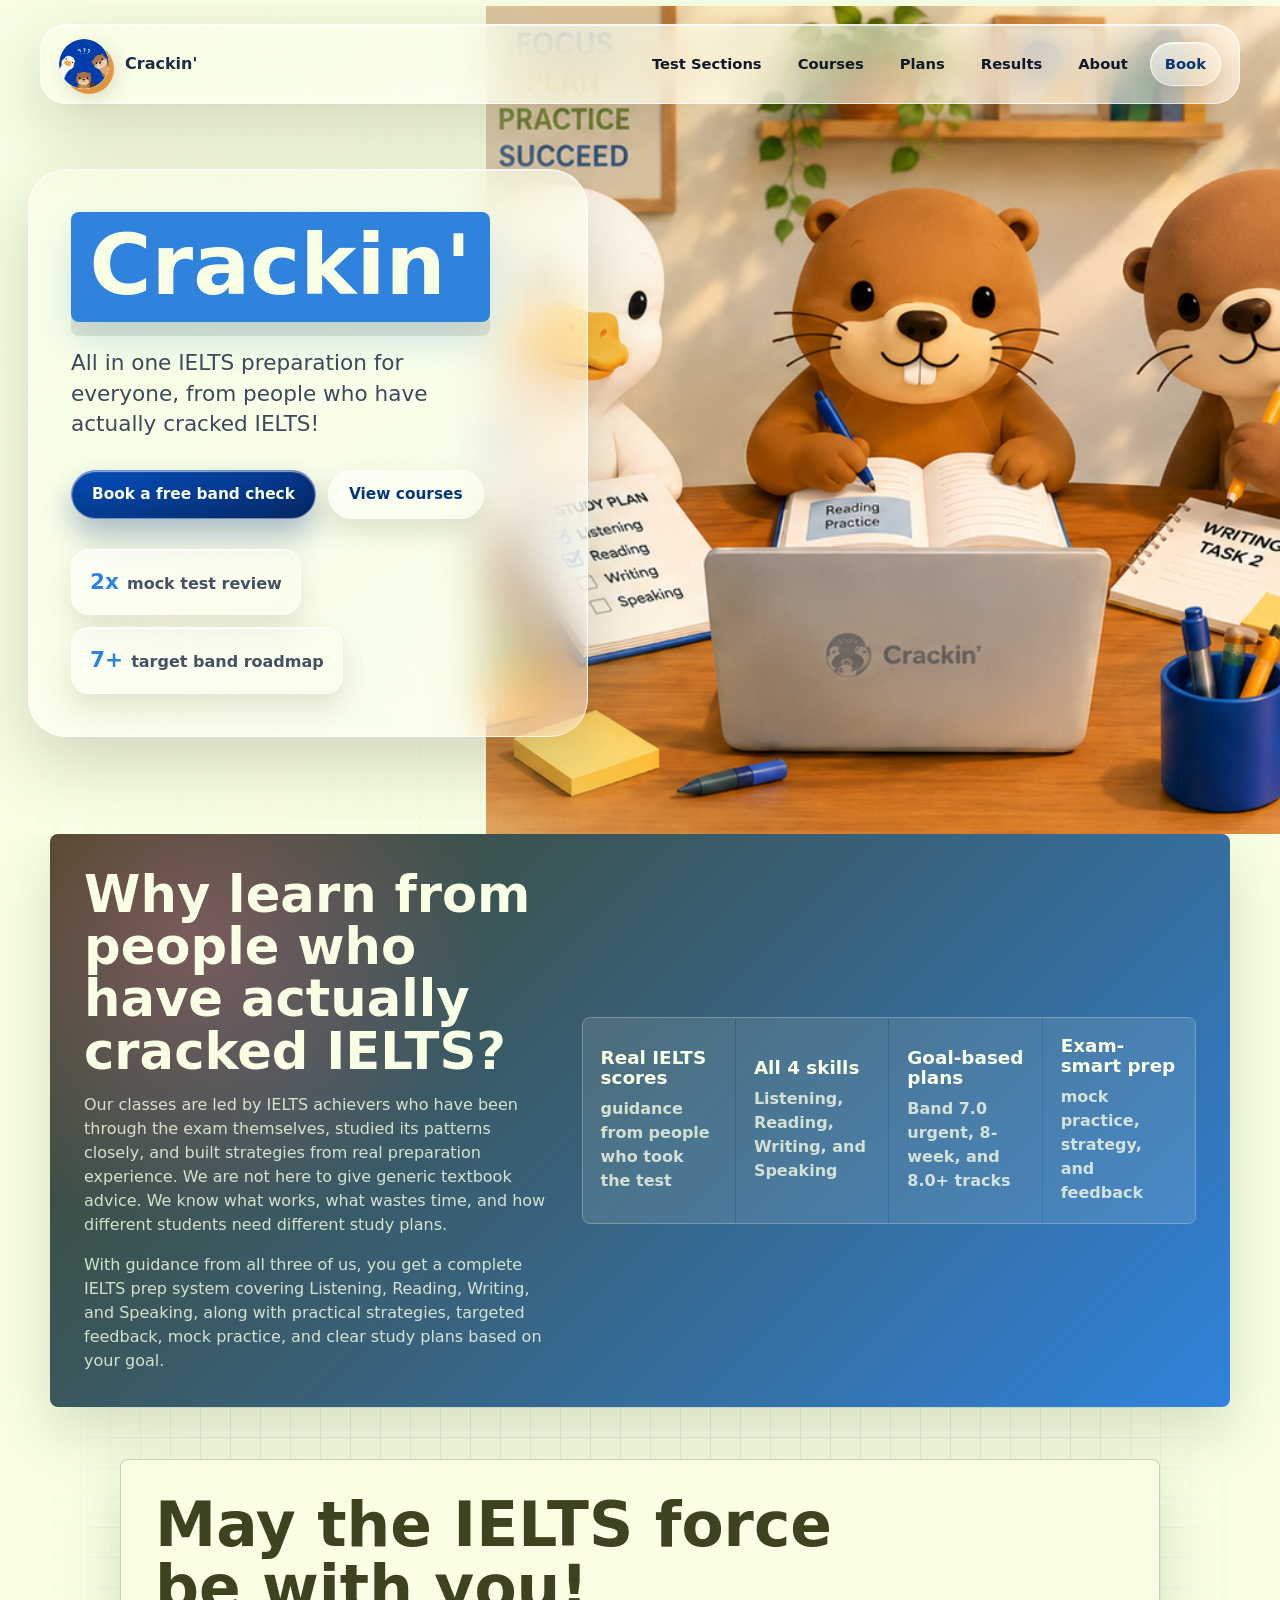
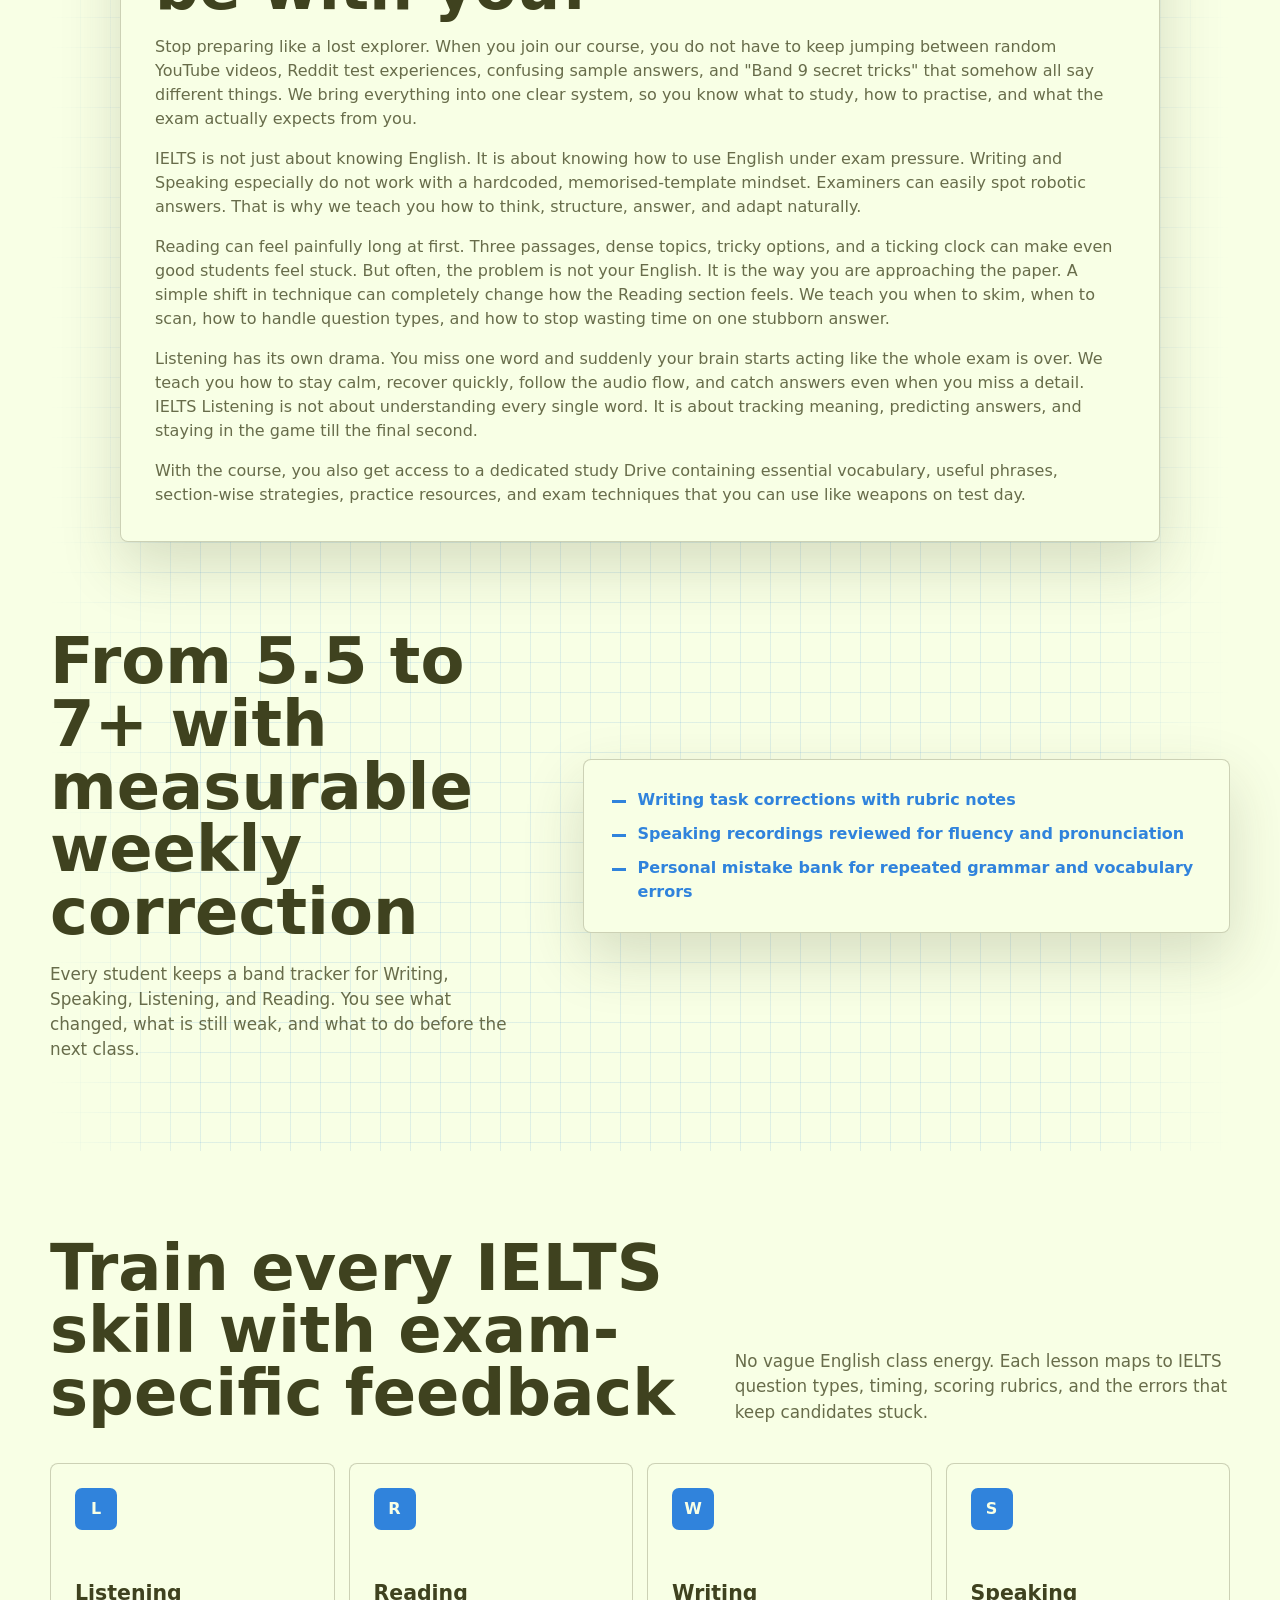
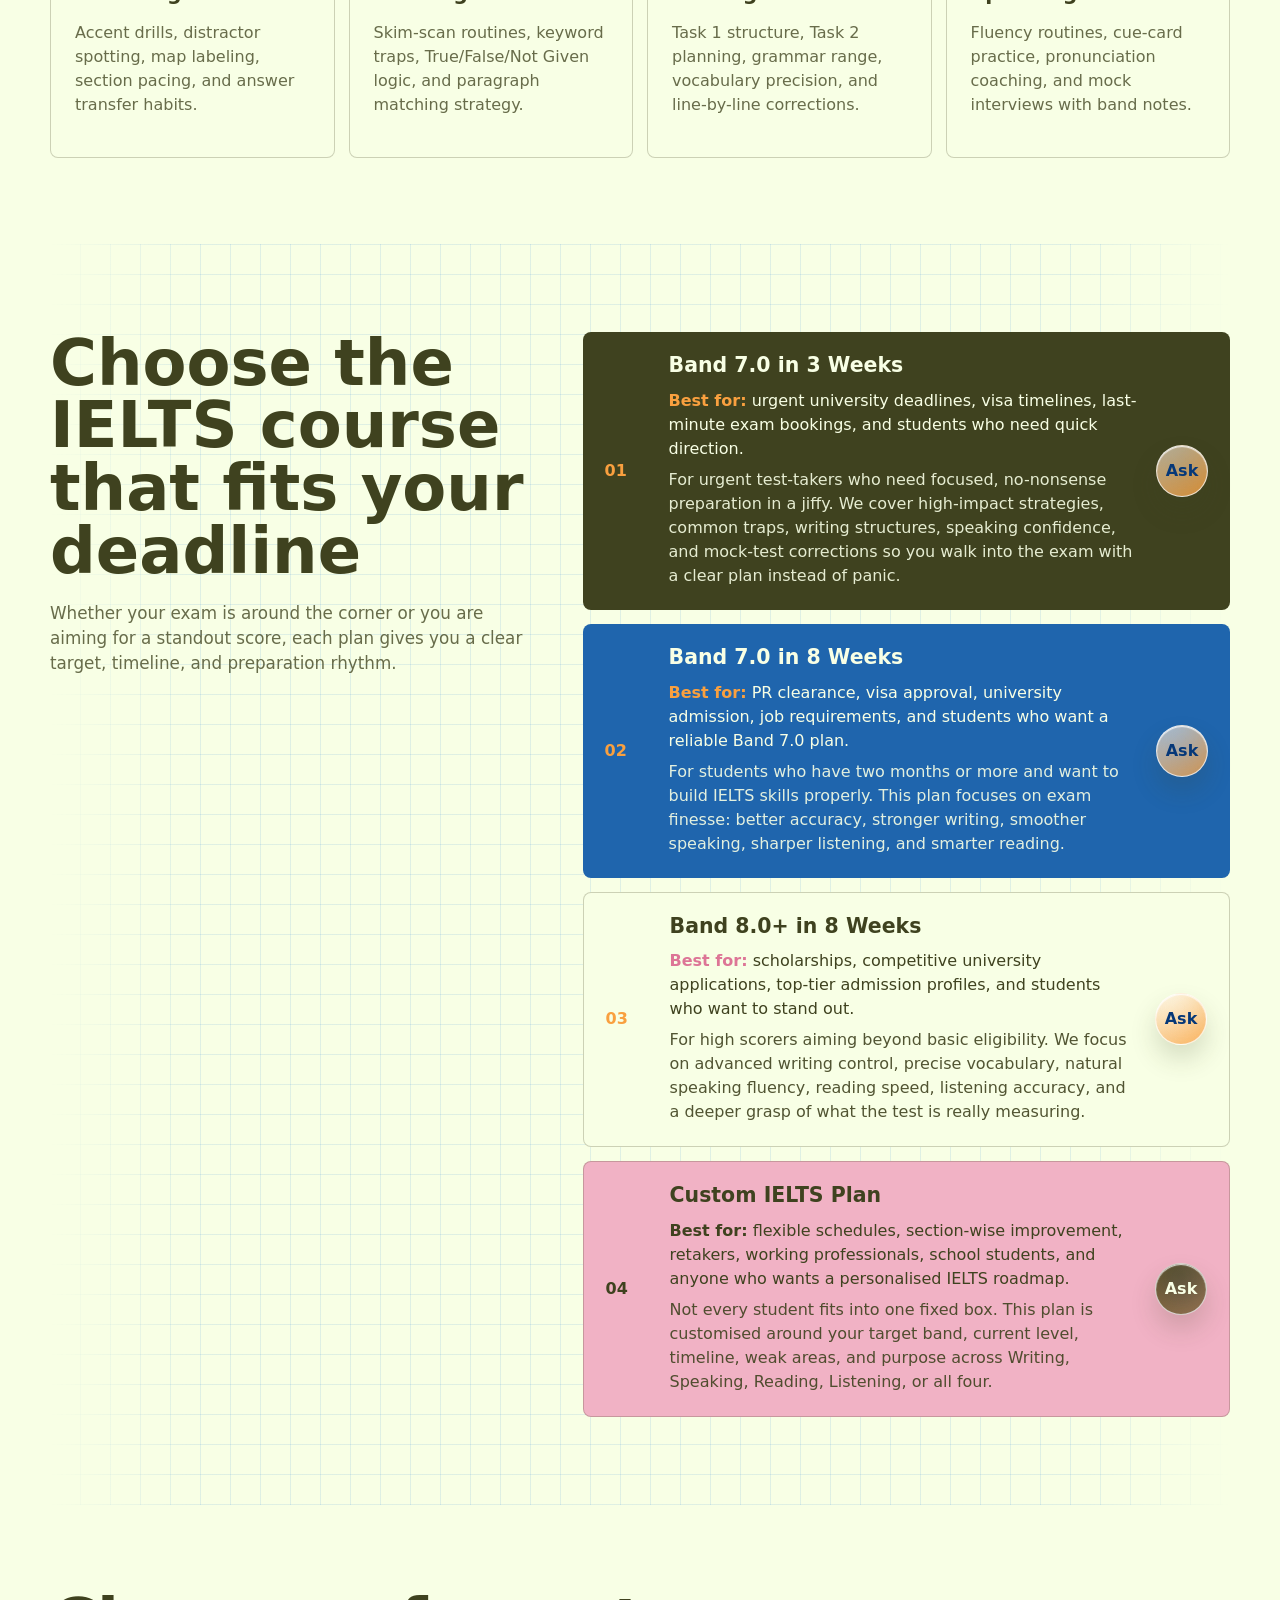
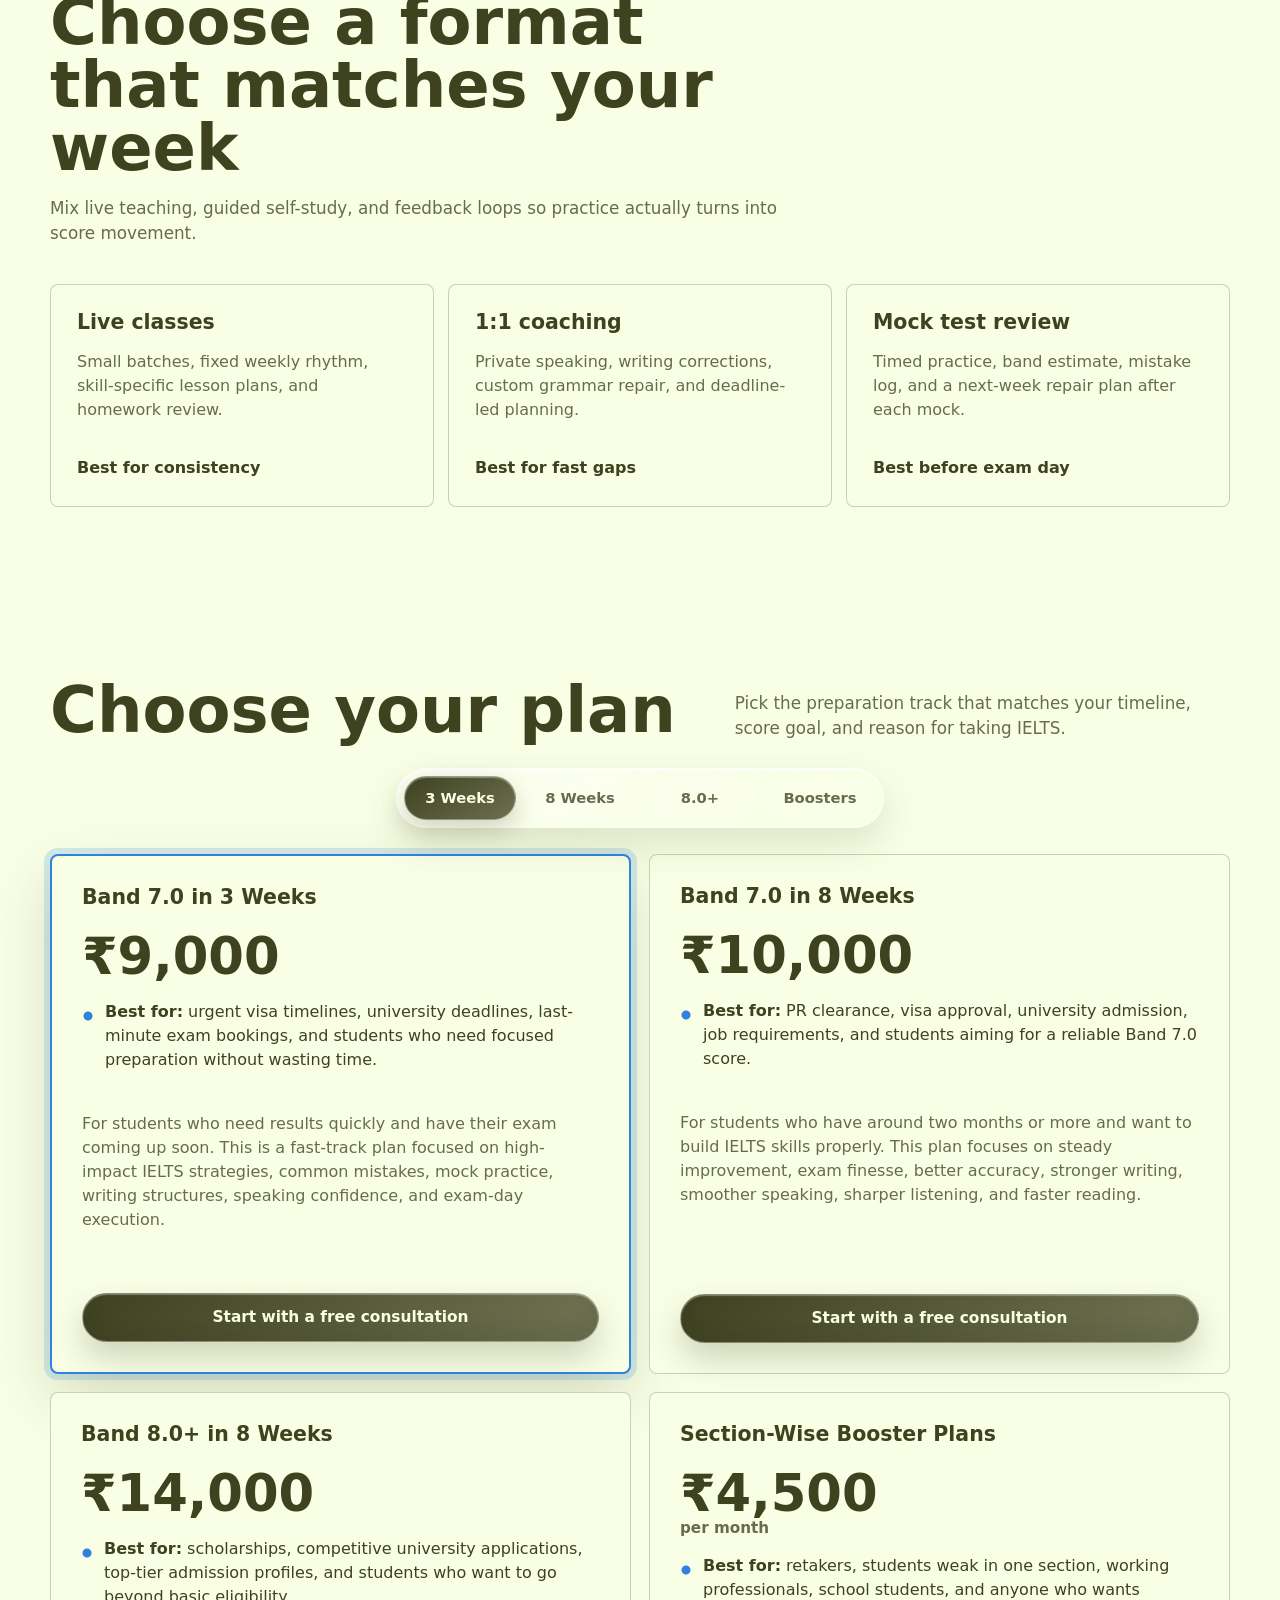
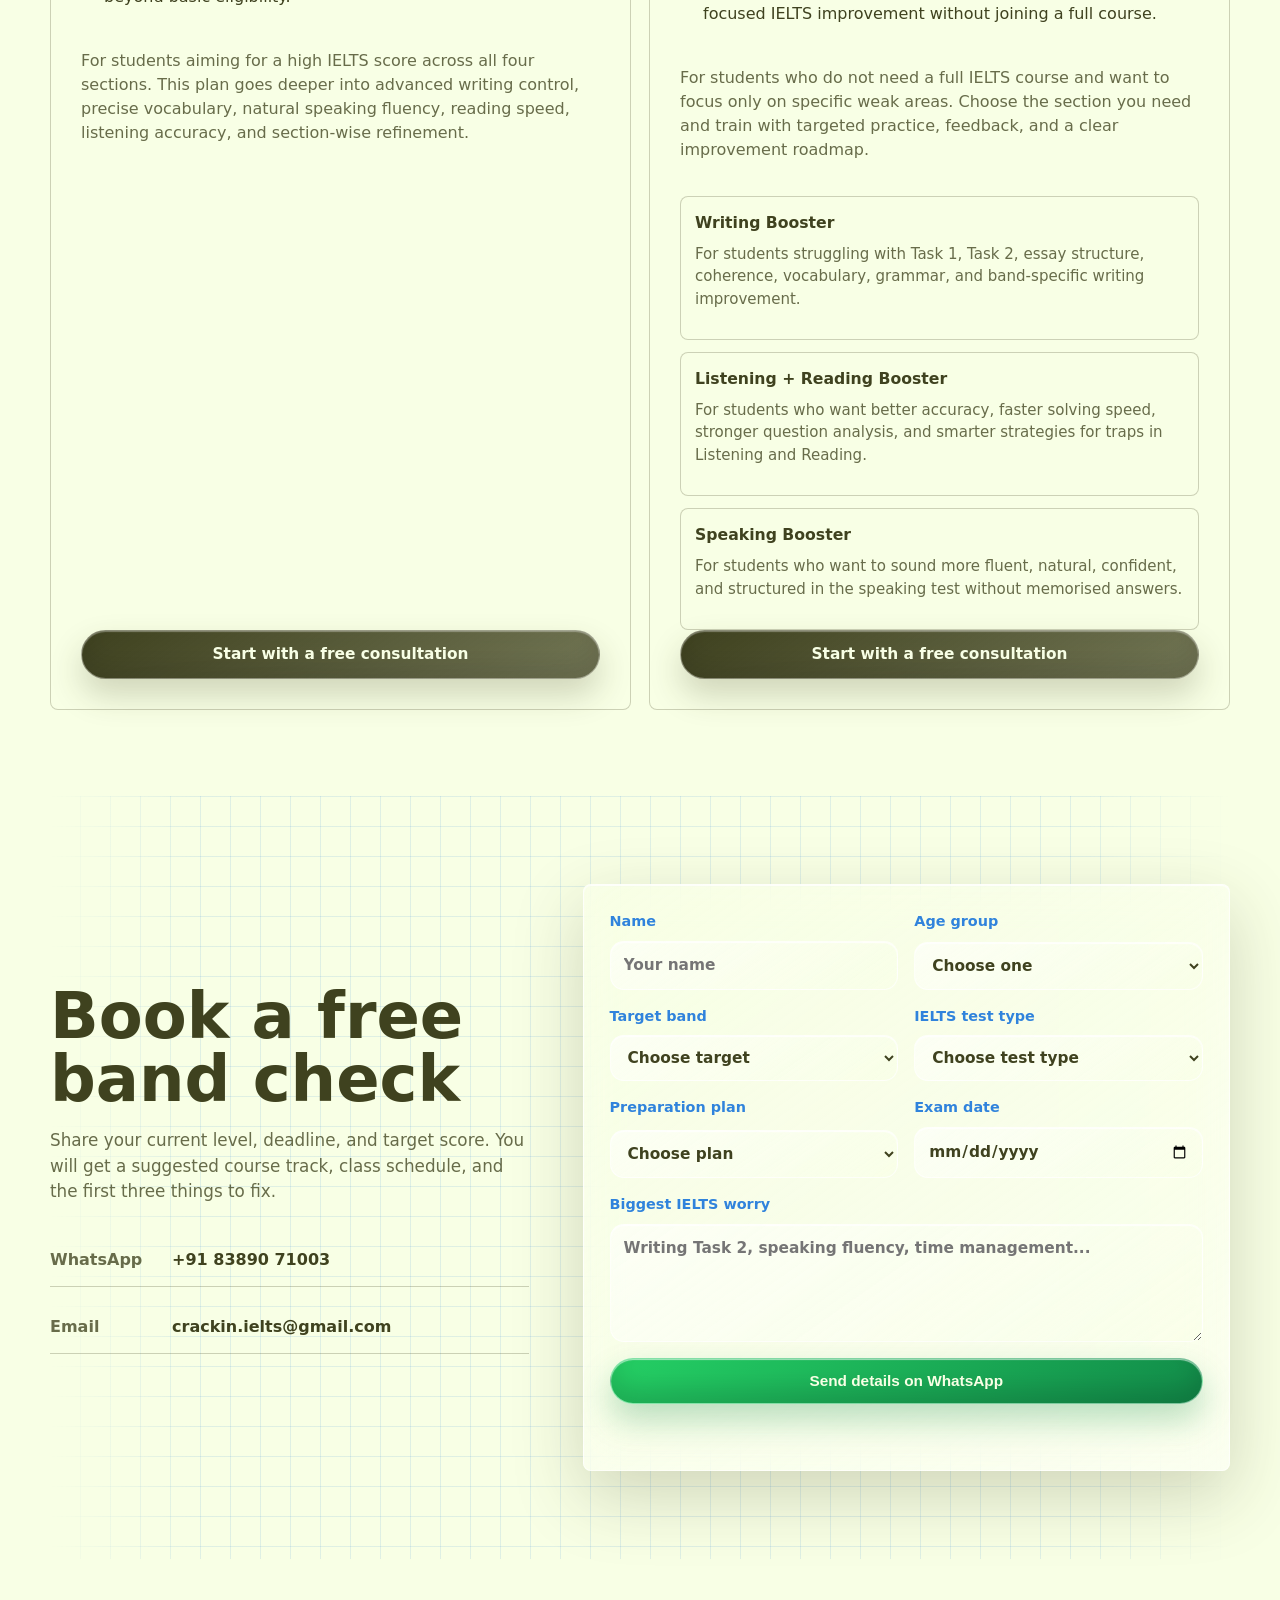
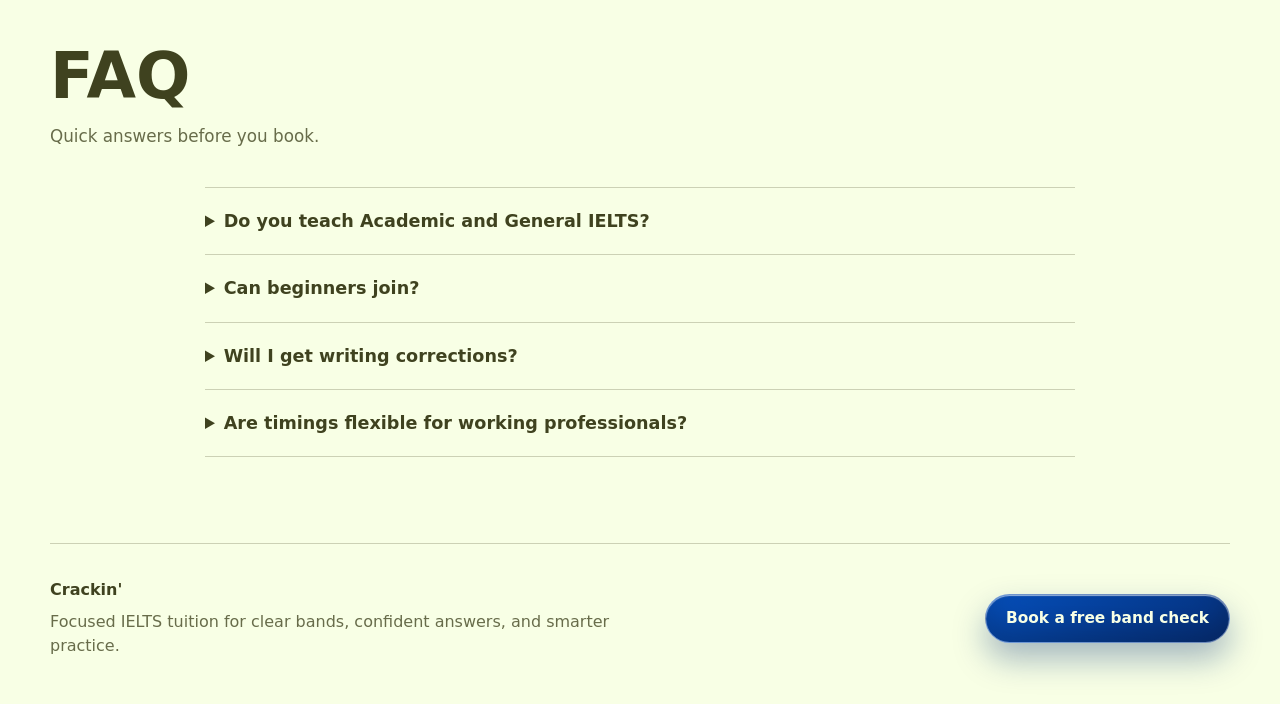
<file: index.html>
<!DOCTYPE html>
<html lang="en">
  <head>
    <meta charset="UTF-8" />
    <meta name="viewport" content="width=device-width, initial-scale=1.0" />
    <title>Crackin' | IELTS Preparation</title>
    <meta
      name="description"
      content="Crackin' offers all-in-one IELTS preparation, mock test reviews, live classes, and 1:1 coaching for students and professionals."
    />
    <link rel="icon" type="image/png" href="assets/favicon.png" />
    <link rel="preload" href="assets/hero-scene-final.png" as="image" />
    <link rel="stylesheet" href="styles.css" />
  </head>
  <body>
    <header class="site-header" data-header>
      <a class="brand" href="index.html#top" aria-label="Crackin' home">
        <span class="brand-mark"><img src="assets/logo.png" alt="" aria-hidden="true" /></span>
        <span>Crackin'</span>
      </a>
      <button class="nav-toggle" type="button" aria-expanded="false" aria-controls="site-nav">
        <span></span>
        <span></span>
        <span></span>
      </button>
      <nav class="site-nav" id="site-nav">
        <a href="index.html#test-sections">Test Sections</a>
        <a href="index.html#paths">Courses</a>
        <a href="index.html#plans">Plans</a>
        <a href="index.html#results">Results</a>
        <a href="about.html">About</a>
        <a href="index.html#consult">Book</a>
      </nav>
    </header>

    <main id="top">
      <section class="hero section-band">
        <div class="hero-copy">
          <h1>Crackin'</h1>
          <p>All in one IELTS preparation for everyone, from people who have actually cracked IELTS!</p>
          <div class="hero-actions">
            <a class="button primary" href="#consult">Book a free band check</a>
            <a class="button secondary" href="#paths">View courses</a>
          </div>
          <div class="score-strip" aria-label="Key programme outcomes">
            <span><strong>2x</strong> mock test review</span>
            <span><strong>7+</strong> target band roadmap</span>
          </div>
        </div>
        <div class="hero-media" aria-label="IELTS coaching session">
          <img src="assets/hero-scene-final.png" alt="Illustrated IELTS study table with Crackin' study materials" />
        </div>
      </section>

      <section class="tutors">
        <div>
          <h2>Why learn from people who have actually cracked IELTS?</h2>
          <p>
            Our classes are led by IELTS achievers who have been through the exam themselves,
            studied its patterns closely, and built strategies from real preparation experience.
            We are not here to give generic textbook advice. We know what works, what wastes time,
            and how different students need different study plans.
          </p>
          <p>
            With guidance from all three of us, you get a complete IELTS prep system covering
            Listening, Reading, Writing, and Speaking, along with practical strategies, targeted
            feedback, mock practice, and clear study plans based on your goal.
          </p>
        </div>
        <div class="tutor-stats" aria-label="Tutor credibility">
          <span><strong>Real IELTS scores</strong>guidance from people who took the test</span>
          <span><strong>All 4 skills</strong>Listening, Reading, Writing, and Speaking</span>
          <span><strong>Goal-based plans</strong>Band 7.0 urgent, 8-week, and 8.0+ tracks</span>
          <span><strong>Exam-smart prep</strong>mock practice, strategy, and feedback</span>
        </div>
      </section>

      <section class="force-section section-band" id="force">
        <div class="force-panel">
          <h2>May the IELTS force be with you!</h2>
          <p>
            Stop preparing like a lost explorer. When you join our course, you do not have to keep jumping between random YouTube videos, Reddit test experiences, confusing sample answers, and "Band 9 secret tricks" that somehow all say different things. We bring everything into one clear system, so you know what to study, how to practise, and what the exam actually expects from you.
          </p>
          <p>
            IELTS is not just about knowing English. It is about knowing how to use English under exam pressure. Writing and Speaking especially do not work with a hardcoded, memorised-template mindset. Examiners can easily spot robotic answers. That is why we teach you how to think, structure, answer, and adapt naturally.
          </p>
          <p>
            Reading can feel painfully long at first. Three passages, dense topics, tricky options, and a ticking clock can make even good students feel stuck. But often, the problem is not your English. It is the way you are approaching the paper. A simple shift in technique can completely change how the Reading section feels. We teach you when to skim, when to scan, how to handle question types, and how to stop wasting time on one stubborn answer.
          </p>
          <p>
            Listening has its own drama. You miss one word and suddenly your brain starts acting like the whole exam is over. We teach you how to stay calm, recover quickly, follow the audio flow, and catch answers even when you miss a detail. IELTS Listening is not about understanding every single word. It is about tracking meaning, predicting answers, and staying in the game till the final second.
          </p>
          <p>
            With the course, you also get access to a dedicated study Drive containing essential vocabulary, useful phrases, section-wise strategies, practice resources, and exam techniques that you can use like weapons on test day.
          </p>
        </div>
      </section>

      <div class="mobile-results-image" aria-hidden="true">
        <img src="assets/hero-scene-final.png" alt="" />
      </div>

      <section class="results results-summary section-band" id="results">
        <div class="results-copy">
          <h2>From 5.5 to 7+ with measurable weekly correction</h2>
          <p>
            Every student keeps a band tracker for Writing, Speaking, Listening, and Reading.
            You see what changed, what is still weak, and what to do before the next class.
          </p>
        </div>
        <div class="proof-list proof-card">
          <span>Writing task corrections with rubric notes</span>
          <span>Speaking recordings reviewed for fluency and pronunciation</span>
          <span>Personal mistake bank for repeated grammar and vocabulary errors</span>
        </div>
      </section>

      <section class="skill-overview" id="test-sections">
        <div class="section-heading">
          <h2>Train every IELTS skill with exam-specific feedback</h2>
          <p>No vague English class energy. Each lesson maps to IELTS question types, timing, scoring rubrics, and the errors that keep candidates stuck.</p>
        </div>
        <div class="skills-grid">
          <article class="skill-card">
            <span class="skill-icon">L</span>
            <h3>Listening</h3>
            <p>Accent drills, distractor spotting, map labeling, section pacing, and answer transfer habits.</p>
          </article>
          <article class="skill-card">
            <span class="skill-icon">R</span>
            <h3>Reading</h3>
            <p>Skim-scan routines, keyword traps, True/False/Not Given logic, and paragraph matching strategy.</p>
          </article>
          <article class="skill-card">
            <span class="skill-icon">W</span>
            <h3>Writing</h3>
            <p>Task 1 structure, Task 2 planning, grammar range, vocabulary precision, and line-by-line corrections.</p>
          </article>
          <article class="skill-card">
            <span class="skill-icon">S</span>
            <h3>Speaking</h3>
            <p>Fluency routines, cue-card practice, pronunciation coaching, and mock interviews with band notes.</p>
          </article>
        </div>
      </section>

      <section class="paths section-band" id="paths">
        <div class="path-intro">
          <h2>Choose the IELTS course that fits your deadline</h2>
          <p>
            Whether your exam is around the corner or you are aiming for a standout score,
            each plan gives you a clear target, timeline, and preparation rhythm.
          </p>
        </div>
        <div class="path-list" role="list">
          <article class="path-row" role="listitem">
            <span>01</span>
            <div>
              <h3>Band 7.0 in 3 Weeks</h3>
              <p class="best-for"><strong>Best for:</strong> urgent university deadlines, visa timelines, last-minute exam bookings, and students who need quick direction.</p>
              <p>For urgent test-takers who need focused, no-nonsense preparation in a jiffy. We cover high-impact strategies, common traps, writing structures, speaking confidence, and mock-test corrections so you walk into the exam with a clear plan instead of panic.</p>
            </div>
            <a href="#plans" data-plan-link="three-week" aria-label="Ask about Band 7.0 in 3 Weeks">Ask</a>
          </article>
          <article class="path-row" role="listitem">
            <span>02</span>
            <div>
              <h3>Band 7.0 in 8 Weeks</h3>
              <p class="best-for"><strong>Best for:</strong> PR clearance, visa approval, university admission, job requirements, and students who want a reliable Band 7.0 plan.</p>
              <p>For students who have two months or more and want to build IELTS skills properly. This plan focuses on exam finesse: better accuracy, stronger writing, smoother speaking, sharper listening, and smarter reading.</p>
            </div>
            <a href="#plans" data-plan-link="eight-week" aria-label="Ask about Band 7.0 in 8 Weeks">Ask</a>
          </article>
          <article class="path-row" role="listitem">
            <span>03</span>
            <div>
              <h3>Band 8.0+ in 8 Weeks</h3>
              <p class="best-for"><strong>Best for:</strong> scholarships, competitive university applications, top-tier admission profiles, and students who want to stand out.</p>
              <p>For high scorers aiming beyond basic eligibility. We focus on advanced writing control, precise vocabulary, natural speaking fluency, reading speed, listening accuracy, and a deeper grasp of what the test is really measuring.</p>
            </div>
            <a href="#plans" data-plan-link="eight-plus" aria-label="Ask about Band 8.0+ in 8 Weeks">Ask</a>
          </article>
          <article class="path-row" role="listitem">
            <span>04</span>
            <div>
              <h3>Custom IELTS Plan</h3>
              <p class="best-for"><strong>Best for:</strong> flexible schedules, section-wise improvement, retakers, working professionals, school students, and anyone who wants a personalised IELTS roadmap.</p>
              <p>Not every student fits into one fixed box. This plan is customised around your target band, current level, timeline, weak areas, and purpose across Writing, Speaking, Reading, Listening, or all four.</p>
            </div>
            <a href="#plans" data-plan-link="boosters" aria-label="Ask about Custom IELTS Plan">Ask</a>
          </article>
        </div>
      </section>

      <section class="formats">
        <div class="section-heading compact">
          <h2>Choose a format that matches your week</h2>
          <p>Mix live teaching, guided self-study, and feedback loops so practice actually turns into score movement.</p>
        </div>
        <div class="format-board">
          <article>
            <h3>Live classes</h3>
            <p>Small batches, fixed weekly rhythm, skill-specific lesson plans, and homework review.</p>
            <span>Best for consistency</span>
          </article>
          <article>
            <h3>1:1 coaching</h3>
            <p>Private speaking, writing corrections, custom grammar repair, and deadline-led planning.</p>
            <span>Best for fast gaps</span>
          </article>
          <article>
            <h3>Mock test review</h3>
            <p>Timed practice, band estimate, mistake log, and a next-week repair plan after each mock.</p>
            <span>Best before exam day</span>
          </article>
        </div>
      </section>

      <!--
        <div class="score-panel force-panel">
          <h3>May the IELTS force be with you!</h3>
          <p>
            Stop preparing like a lost explorer. When you join our course, you do not have to keep jumping between random YouTube videos, Reddit test experiences, confusing sample answers, and “Band 9 secret tricks” that somehow all say different things. We bring everything into one clear system, so you know what to study, how to practise, and what the exam actually expects from you.
          </p>
          <p>
            IELTS is not just about knowing English. It is about knowing how to use English under exam pressure. Writing and Speaking especially do not work with a hardcoded, memorised-template mindset. Examiners can easily spot robotic answers. That is why we teach you how to think, structure, answer, and adapt naturally.
          </p>
          <p>
            Reading can feel painfully long at first. Three passages, dense topics, tricky options, and a ticking clock can make even good students feel stuck. But often, the problem is not your English. It is the way you are approaching the paper. A simple shift in technique can completely change how the Reading section feels. We teach you when to skim, when to scan, how to handle question types, and how to stop wasting time on one stubborn answer.
          </p>
          <p>
            Listening has its own drama. You miss one word and suddenly your brain starts acting like the whole exam is over. We teach you how to stay calm, recover quickly, follow the audio flow, and catch answers even when you miss a detail. IELTS Listening is not about understanding every single word. It is about tracking meaning, predicting answers, and staying in the game till the final second.
          </p>
          <p>
            With the course, you also get access to a dedicated study Drive containing essential vocabulary, useful phrases, section-wise strategies, practice resources, and exam techniques that you can use like weapons on test day.
          </p>
        </div>
      </section>
      -->

      <section class="plans" id="plans">
        <div class="section-heading">
          <h2>Choose your plan</h2>
          <p>Pick the preparation track that matches your timeline, score goal, and reason for taking IELTS.</p>
        </div>
        <div class="plan-switcher" aria-label="Course plan selector">
          <button class="active" type="button" data-plan="three-week">3 Weeks</button>
          <button type="button" data-plan="eight-week">8 Weeks</button>
          <button type="button" data-plan="eight-plus">8.0+</button>
          <button type="button" data-plan="boosters">Boosters</button>
        </div>
        <div class="pricing-grid">
          <article class="price-card selected" data-plan-card="three-week">
            <h3>Band 7.0 in 3 Weeks</h3>
            <p class="price">₹9,000</p>
            <ul>
              <li><strong>Best for:</strong> urgent visa timelines, university deadlines, last-minute exam bookings, and students who need focused preparation without wasting time.</li>
            </ul>
            <p>For students who need results quickly and have their exam coming up soon. This is a fast-track plan focused on high-impact IELTS strategies, common mistakes, mock practice, writing structures, speaking confidence, and exam-day execution.</p>
            <a class="button secondary" href="#consult">Start with a free consultation</a>
          </article>
          <article class="price-card" data-plan-card="eight-week">
            <h3>Band 7.0 in 8 Weeks</h3>
            <p class="price">₹10,000</p>
            <ul>
              <li><strong>Best for:</strong> PR clearance, visa approval, university admission, job requirements, and students aiming for a reliable Band 7.0 score.</li>
            </ul>
            <p>For students who have around two months or more and want to build IELTS skills properly. This plan focuses on steady improvement, exam finesse, better accuracy, stronger writing, smoother speaking, sharper listening, and faster reading.</p>
            <a class="button primary" href="#consult">Start with a free consultation</a>
          </article>
          <article class="price-card" data-plan-card="eight-plus">
            <h3>Band 8.0+ in 8 Weeks</h3>
            <p class="price">₹14,000</p>
            <ul>
              <li><strong>Best for:</strong> scholarships, competitive university applications, top-tier admission profiles, and students who want to go beyond basic eligibility.</li>
            </ul>
            <p>For students aiming for a high IELTS score across all four sections. This plan goes deeper into advanced writing control, precise vocabulary, natural speaking fluency, reading speed, listening accuracy, and section-wise refinement.</p>
            <a class="button secondary" href="#consult">Start with a free consultation</a>
          </article>
          <article class="price-card booster-card" data-plan-card="boosters">
            <h3>Section-Wise Booster Plans</h3>
            <p class="price">₹4,500<span>per month</span></p>
            <ul>
              <li><strong>Best for:</strong> retakers, students weak in one section, working professionals, school students, and anyone who wants focused IELTS improvement without joining a full course.</li>
            </ul>
            <p>For students who do not need a full IELTS course and want to focus only on specific weak areas. Choose the section you need and train with targeted practice, feedback, and a clear improvement roadmap.</p>
            <div class="booster-list" aria-label="Available section-wise boosters">
              <div>
                <h4>Writing Booster</h4>
                <p>For students struggling with Task 1, Task 2, essay structure, coherence, vocabulary, grammar, and band-specific writing improvement.</p>
              </div>
              <div>
                <h4>Listening + Reading Booster</h4>
                <p>For students who want better accuracy, faster solving speed, stronger question analysis, and smarter strategies for traps in Listening and Reading.</p>
              </div>
              <div>
                <h4>Speaking Booster</h4>
                <p>For students who want to sound more fluent, natural, confident, and structured in the speaking test without memorised answers.</p>
              </div>
            </div>
            <a class="button secondary" href="#consult">Start with a free consultation</a>
          </article>
        </div>
      </section>

      <section class="consult section-band" id="consult">
        <div class="consult-copy">
          <h2>Book a free band check</h2>
          <p>
            Share your current level, deadline, and target score. You will get a suggested course track,
            class schedule, and the first three things to fix.
          </p>
          <dl class="contact-details">
            <div><dt>WhatsApp</dt><dd><a href="https://wa.me/918389071003" target="_blank" rel="noreferrer">+91 83890 71003</a></dd></div>
            <div><dt>Email</dt><dd>crackin.ielts@gmail.com</dd></div>
          </dl>
        </div>
        <form class="booking-form" id="booking-form">
          <label>
            Name
            <input type="text" name="name" autocomplete="name" required placeholder="Your name" />
          </label>
          <label>
            Age group
            <select name="age" required>
              <option value="">Choose one</option>
              <option>15-18 school leaver</option>
              <option>18-24 study abroad applicant</option>
              <option>25+ working professional</option>
            </select>
          </label>
          <label>
            Target band
            <select name="band" required>
              <option value="">Choose target</option>
              <option>6.0</option>
              <option>6.5</option>
              <option>7.0</option>
              <option>7.5+</option>
            </select>
          </label>
          <label>
            IELTS test type
            <select name="testType" required>
              <option value="">Choose test type</option>
              <option>IELTS Academic</option>
              <option>IELTS General</option>
            </select>
          </label>
          <label>
            Preparation plan
            <select name="plan" required>
              <option value="">Choose plan</option>
              <option>Band 7.0 in 3 Weeks</option>
              <option>Band 7.0 in 8 Weeks</option>
              <option>Band 8.0+ in 8 Weeks</option>
              <option>Section-Wise Booster Plans</option>
            </select>
          </label>
          <label>
            Exam date
            <input type="date" name="date" />
          </label>
          <label class="full">
            Biggest IELTS worry
            <textarea name="worry" rows="4" placeholder="Writing Task 2, speaking fluency, time management..."></textarea>
          </label>
          <button class="button secondary whatsapp-button full" id="whatsapp-button" type="button">Send details on WhatsApp</button>
          <p class="form-status" role="status" aria-live="polite"></p>
        </form>
      </section>

      <section class="faq">
        <div class="section-heading compact">
          <h2>FAQ</h2>
          <p>Quick answers before you book.</p>
        </div>
        <div class="faq-list">
          <details>
            <summary>Do you teach Academic and General IELTS?</summary>
            <p>Yes. Listening and Speaking overlap, while Reading and Writing are trained with separate question types and task formats.</p>
          </details>
          <details>
            <summary>Can beginners join?</summary>
            <p>Yes. Beginners can choose the 8-week Band 7.0 plan or a Custom IELTS Plan so grammar, vocabulary, and exam timing improve together.</p>
          </details>
          <details>
            <summary>Will I get writing corrections?</summary>
            <p>Yes. Writing support is built around IELTS Task Achievement, Coherence, Lexical Resource, and Grammar criteria.</p>
          </details>
          <details>
            <summary>Are timings flexible for working professionals?</summary>
            <p>Private coaching and weekend mock reviews are available for candidates who study around shifts or office hours.</p>
          </details>
        </div>
      </section>
    </main>

    <footer class="site-footer">
      <div>
        <strong>Crackin'</strong>
        <p>Focused IELTS tuition for clear bands, confident answers, and smarter practice.</p>
      </div>
      <a class="button primary" href="index.html#consult">Book a free band check</a>
    </footer>

    <script src="script.js"></script>
  </body>
</html>
</file>
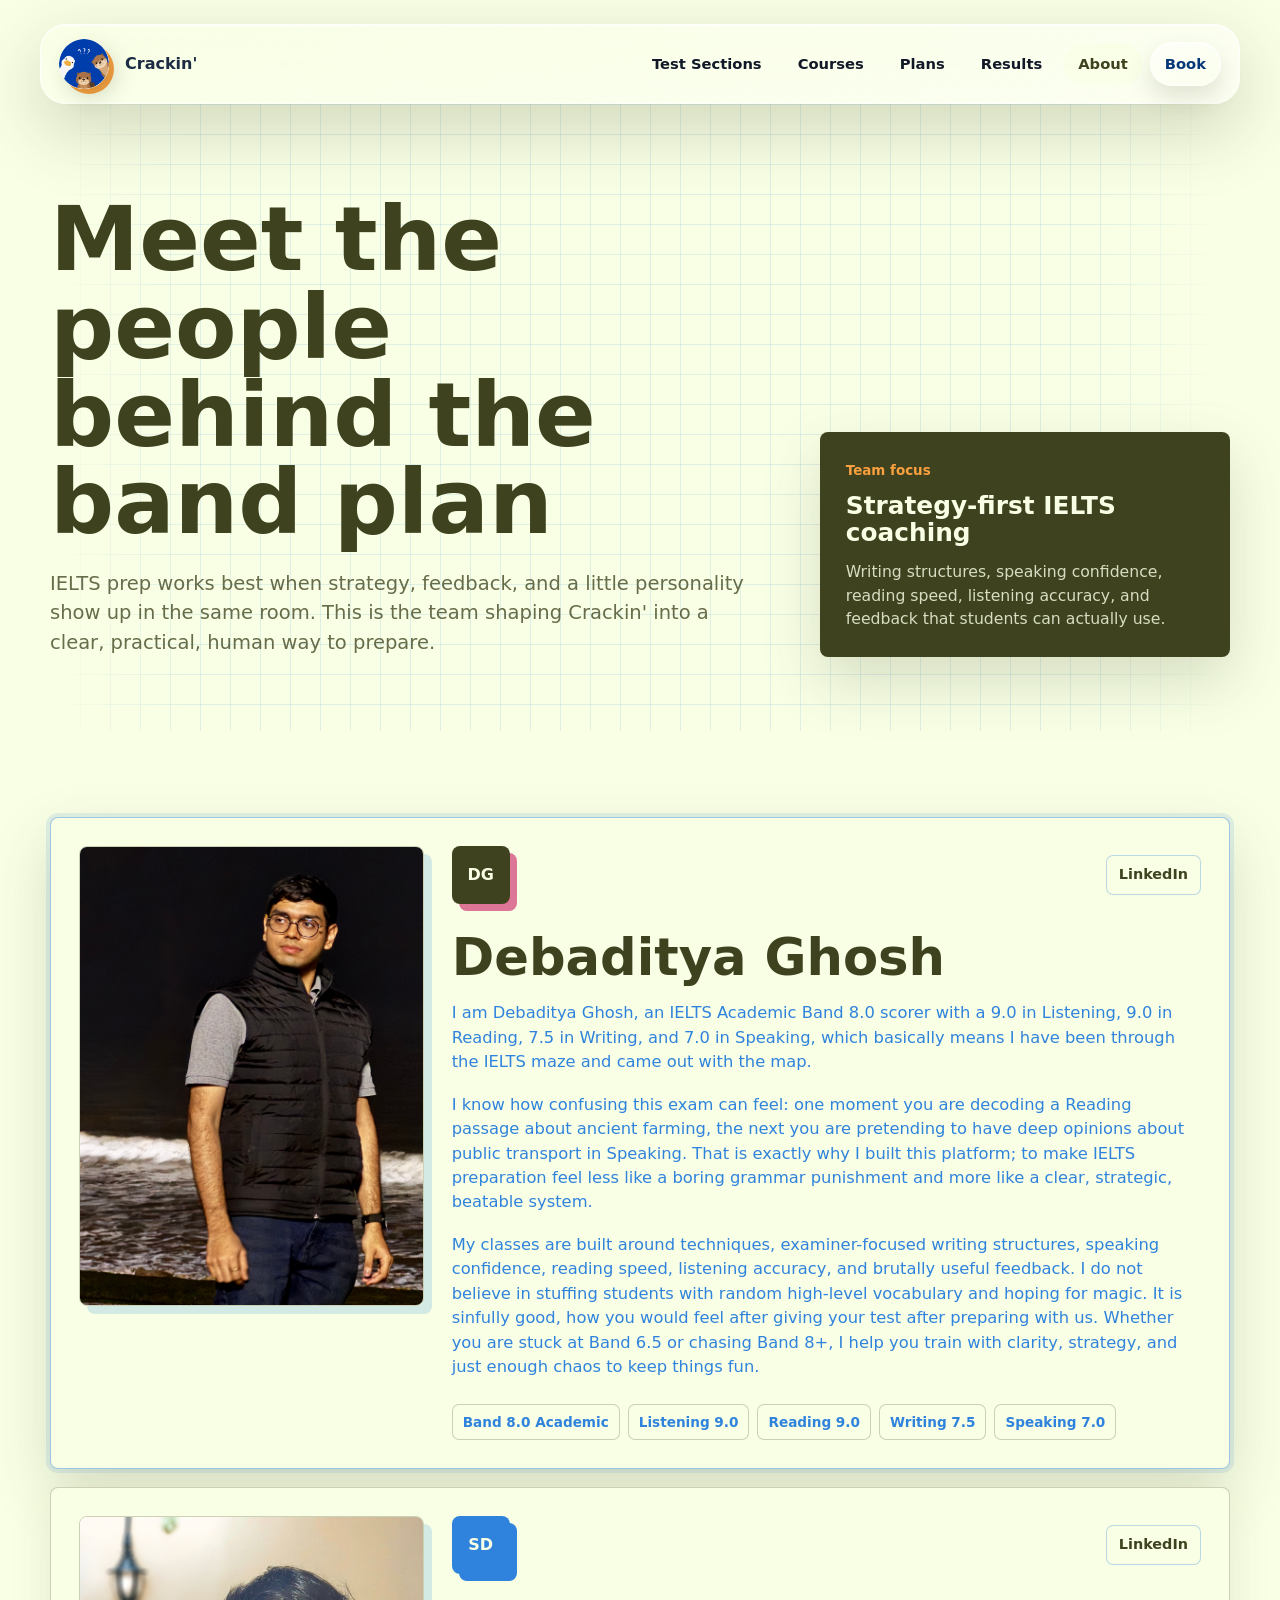
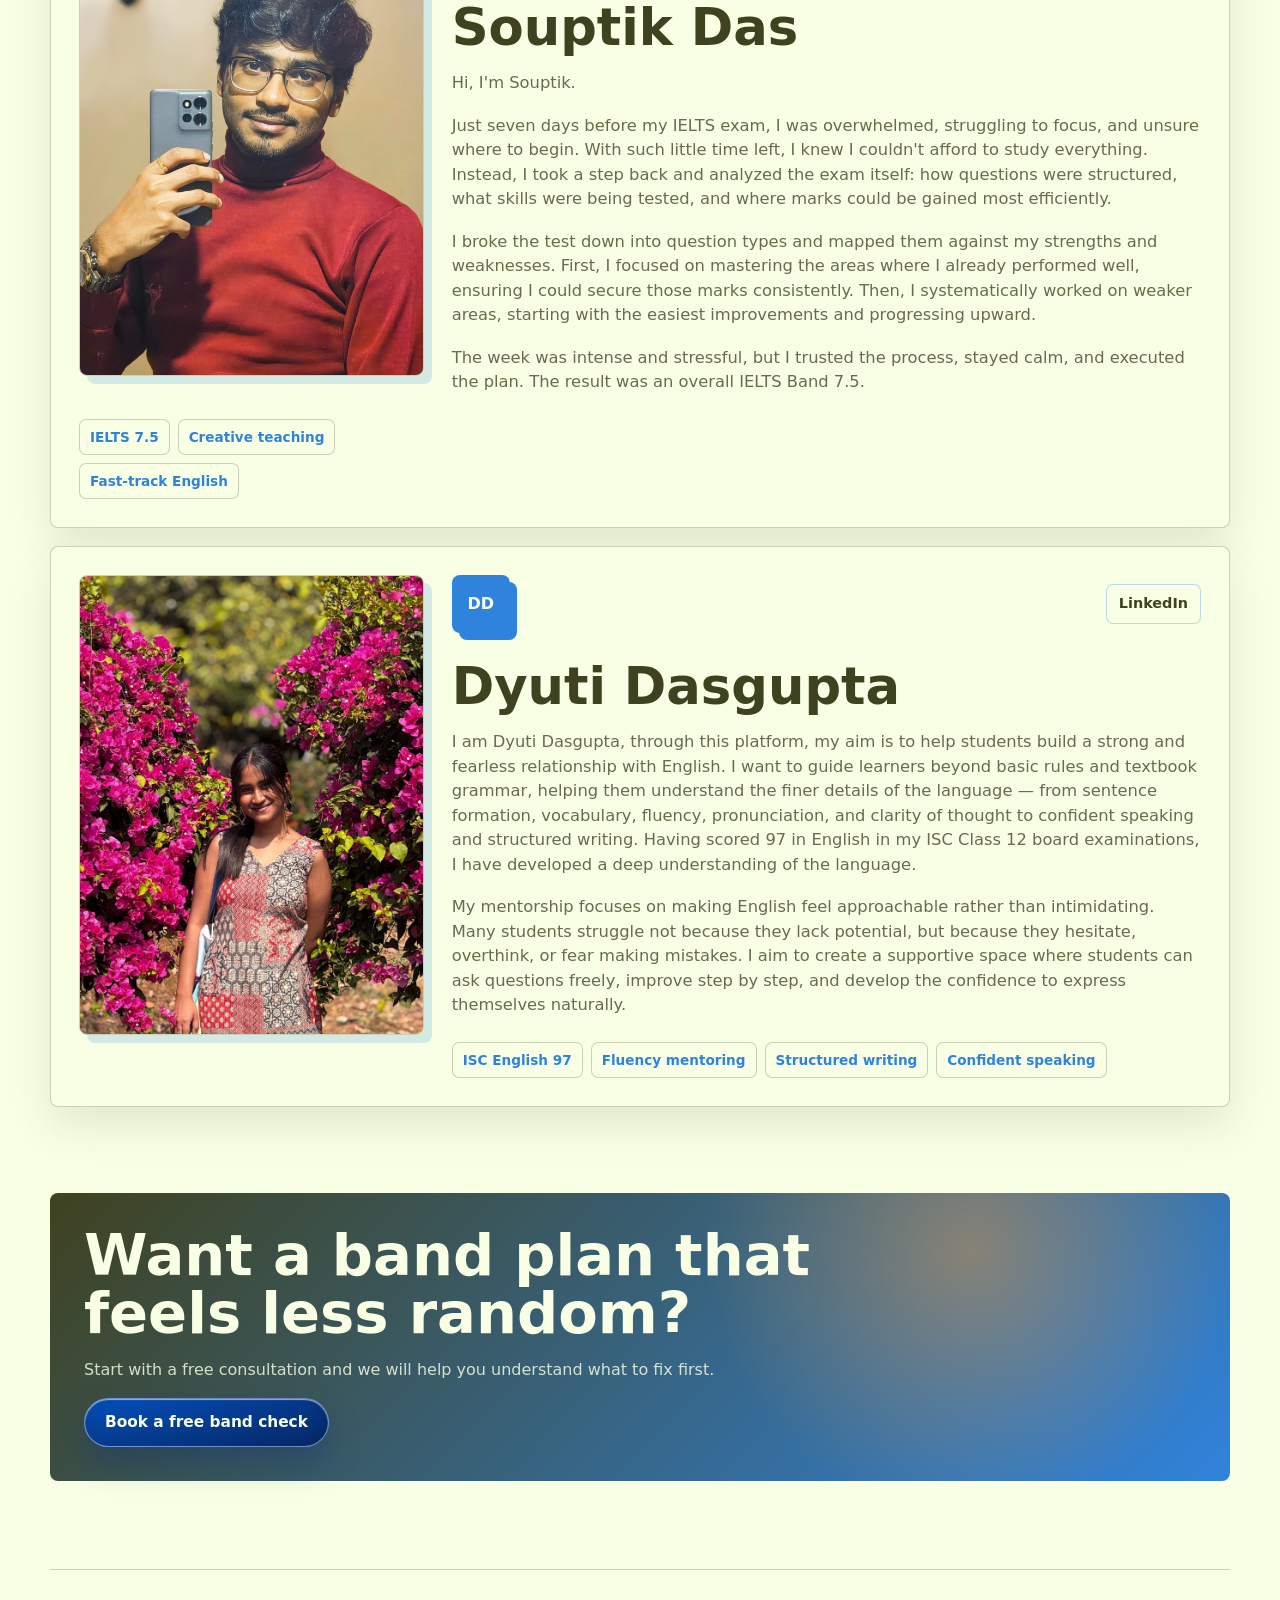
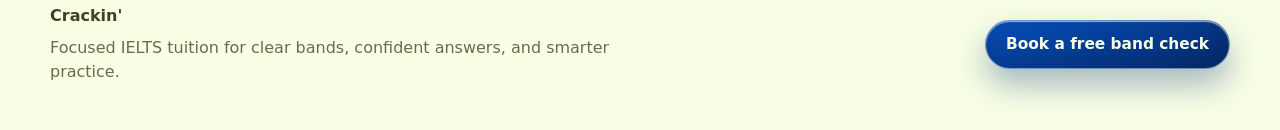
<file: about.html>
<!DOCTYPE html>
<html lang="en">
  <head>
    <meta charset="UTF-8" />
    <meta name="viewport" content="width=device-width, initial-scale=1.0" />
    <title>About | Crackin'</title>
    <meta
      name="description"
      content="Meet the Crackin' team: Dyuti Dasgupta, Debaditya Ghosh, and Souptik Das."
    />
    <link rel="icon" type="image/png" href="assets/favicon.png" />
    <link rel="stylesheet" href="styles.css" />
  </head>
  <body>
    <header class="site-header" data-header>
      <a class="brand" href="index.html#top" aria-label="Crackin' home">
        <span class="brand-mark"><img src="assets/logo.png" alt="" aria-hidden="true" /></span>
        <span>Crackin'</span>
      </a>
      <button class="nav-toggle" type="button" aria-expanded="false" aria-controls="site-nav">
        <span></span>
        <span></span>
        <span></span>
      </button>
      <nav class="site-nav" id="site-nav">
        <a href="index.html#test-sections">Test Sections</a>
        <a href="index.html#paths">Courses</a>
        <a href="index.html#plans">Plans</a>
        <a href="index.html#results">Results</a>
        <a class="active-link" href="about.html">About</a>
        <a href="index.html#consult">Book</a>
      </nav>
    </header>

    <main id="top">
      <section class="about-hero section-band">
        <div>
          <h1>Meet the people behind the band plan</h1>
          <p>
            IELTS prep works best when strategy, feedback, and a little personality show up in the same room.
            This is the team shaping Crackin' into a clear, practical, human way to prepare.
          </p>
        </div>
        <div class="about-panel">
          <span>Team focus</span>
          <strong>Strategy-first IELTS coaching</strong>
          <p>Writing structures, speaking confidence, reading speed, listening accuracy, and feedback that students can actually use.</p>
        </div>
      </section>

      <section class="people-section">
        <div class="person-card featured-person">
          <img class="person-photo debaditya-photo" src="assets/debaditya.jpg" alt="Debaditya Ghosh" loading="lazy" />
          <div class="person-topline">
            <span class="person-avatar">DG</span>
            <a class="linkedin-link" href="https://www.linkedin.com/in/debaditya-ghosh-296574241/" target="_blank" rel="noreferrer">LinkedIn</a>
          </div>
          <h2>Debaditya Ghosh</h2>
          <p>
            I am Debaditya Ghosh, an IELTS Academic Band 8.0 scorer with a 9.0 in Listening, 9.0 in Reading, 7.5 in Writing, and 7.0 in Speaking, which basically means I have been through the IELTS maze and came out with the map.
          </p>
          <p>
            I know how confusing this exam can feel: one moment you are decoding a Reading passage about ancient farming, the next you are pretending to have deep opinions about public transport in Speaking. That is exactly why I built this platform; to make IELTS preparation feel less like a boring grammar punishment and more like a clear, strategic, beatable system.
          </p>
          <p>
            My classes are built around techniques, examiner-focused writing structures, speaking confidence, reading speed, listening accuracy, and brutally useful feedback. I do not believe in stuffing students with random high-level vocabulary and hoping for magic. It is sinfully good, how you would feel after giving your test after preparing with us. Whether you are stuck at Band 6.5 or chasing Band 8+, I help you train with clarity, strategy, and just enough chaos to keep things fun.
          </p>
          <div class="person-tags" aria-label="Debaditya Ghosh IELTS scores">
            <span>Band 8.0 Academic</span>
            <span>Listening 9.0</span>
            <span>Reading 9.0</span>
            <span>Writing 7.5</span>
            <span>Speaking 7.0</span>
          </div>
        </div>

        <div class="person-card">
          <img class="person-photo souptik-photo" src="assets/souptik.jpg" alt="Souptik Das" loading="lazy" />
          <div class="person-topline">
            <span class="person-avatar">SD</span>
            <a class="linkedin-link" href="https://www.linkedin.com/in/souptik-das-/" target="_blank" rel="noreferrer">LinkedIn</a>
          </div>
          <h2>Souptik Das</h2>
          <p>
            Hi, I'm Souptik.
          </p>
          <p>
            Just seven days before my IELTS exam, I was overwhelmed, struggling to focus, and unsure where to begin. With such little time left, I knew I couldn't afford to study everything. Instead, I took a step back and analyzed the exam itself: how questions were structured, what skills were being tested, and where marks could be gained most efficiently.
          </p>
          <p>
            I broke the test down into question types and mapped them against my strengths and weaknesses. First, I focused on mastering the areas where I already performed well, ensuring I could secure those marks consistently. Then, I systematically worked on weaker areas, starting with the easiest improvements and progressing upward.
          </p>
          <p>
            The week was intense and stressful, but I trusted the process, stayed calm, and executed the plan. The result was an overall IELTS Band 7.5.
          </p>
          <div class="person-tags" aria-label="Souptik Das focus areas">
            <span>IELTS 7.5</span>
            <span>Creative teaching</span>
            <span>Fast-track English</span>
          </div>
        </div>

        <div class="person-card">
          <img class="person-photo dyuti-photo" src="assets/dyuti.jpeg" alt="Dyuti Dasgupta" loading="lazy" />
          <div class="person-topline">
            <span class="person-avatar">DD</span>
            <a class="linkedin-link" href="https://www.linkedin.com/in/dyuti-dasgupta/" target="_blank" rel="noreferrer">LinkedIn</a>
          </div>
          <h2>Dyuti Dasgupta</h2>
          <p>
            I am Dyuti Dasgupta, through this platform, my aim is to help students build a strong and fearless relationship with English. I want to guide learners beyond basic rules and textbook grammar, helping them understand the finer details of the language — from sentence formation, vocabulary, fluency, pronunciation, and clarity of thought to confident speaking and structured writing. Having scored 97 in English in my ISC Class 12 board examinations, I have developed a deep understanding of the language.
          </p>
          <p>
            My mentorship focuses on making English feel approachable rather than intimidating. Many students struggle not because they lack potential, but because they hesitate, overthink, or fear making mistakes. I aim to create a supportive space where students can ask questions freely, improve step by step, and develop the confidence to express themselves naturally.
          </p>
          <div class="person-tags" aria-label="Dyuti Dasgupta focus areas">
            <span>ISC English 97</span>
            <span>Fluency mentoring</span>
            <span>Structured writing</span>
            <span>Confident speaking</span>
          </div>
        </div>
      </section>

      <section class="about-cta">
        <h2>Want a band plan that feels less random?</h2>
        <p>Start with a free consultation and we will help you understand what to fix first.</p>
        <a class="button primary" href="index.html#consult">Book a free band check</a>
      </section>
    </main>

    <footer class="site-footer">
      <div>
        <strong>Crackin'</strong>
        <p>Focused IELTS tuition for clear bands, confident answers, and smarter practice.</p>
      </div>
      <a class="button primary" href="index.html#consult">Book a free band check</a>
    </footer>

    <script src="script.js"></script>
  </body>
</html>
</file>
<file: styles.css>
:root {
  --ink: #3f421f;
  --navy: #3083dc;
  --muted: rgba(63, 66, 31, 0.78);
  --line: rgba(63, 66, 31, 0.24);
  --paper: #f8ffe5;
  --soft: rgba(248, 255, 229, 0.72);
  --glass: rgba(248, 255, 229, 0.54);
  --glass-strong: rgba(248, 255, 229, 0.72);
  --glass-line: rgba(255, 255, 255, 0.72);
  --teal: #3083dc;
  --teal-dark: #3f421f;
  --coral: #dd7596;
  --amber: #f9a03f;
  --shadow: 0 24px 60px rgba(63, 66, 31, 0.18);
  --glass-shadow: 0 24px 70px rgba(63, 66, 31, 0.22), inset 0 1px 1px rgba(255, 255, 255, 0.82), inset 0 -16px 40px rgba(255, 255, 255, 0.16);
  --radius: 8px;
  --max: 1180px;
}

* {
  box-sizing: border-box;
}

html {
  scroll-behavior: smooth;
}

body {
  margin: 0;
  background: var(--paper);
  color: var(--ink);
  font-family: Inter, ui-sans-serif, system-ui, -apple-system, BlinkMacSystemFont, "Segoe UI", sans-serif;
  line-height: 1.5;
}

img {
  display: block;
  max-width: 100%;
}

a {
  color: inherit;
  text-decoration: none;
}

.site-header {
  position: sticky;
  top: 18px;
  z-index: 20;
  display: flex;
  align-items: center;
  justify-content: space-between;
  gap: 24px;
  width: min(1340px, calc(100% - 80px));
  margin: 24px auto 0;
  padding: 14px 18px;
  background: linear-gradient(135deg, rgba(248, 255, 229, 0.8), rgba(255, 255, 255, 0.46));
  border: 1px solid var(--glass-line);
  border-radius: 26px;
  box-shadow: var(--glass-shadow);
  backdrop-filter: blur(22px) saturate(1.16);
}

.brand,
.site-nav {
  display: flex;
  align-items: center;
}

.brand {
  gap: 16px;
  font-weight: 850;
  letter-spacing: 0;
  color: #1d2b44;
}

.brand-mark {
  display: grid;
  width: 50px;
  height: 50px;
  place-items: center;
  overflow: hidden;
  background: rgba(248, 255, 229, 0.72);
  border-radius: 50%;
  box-shadow: 7px 9px 20px rgba(63, 66, 31, 0.18), 5px 5px 0 var(--amber);
}

.brand-mark img {
  width: 100%;
  height: 100%;
  object-fit: cover;
}

.site-nav {
  gap: 8px;
  color: #111827;
  font-size: 0.92rem;
  font-weight: 720;
}

.site-nav a {
  padding: 10px 14px;
  border-radius: 999px;
  transition: background 180ms ease, box-shadow 180ms ease, color 180ms ease;
}

.site-nav a:hover,
.site-nav a:focus-visible {
  color: #0c3d88;
  background: rgba(255, 255, 255, 0.34);
  box-shadow: inset 0 1px 0 rgba(255, 255, 255, 0.72), 0 8px 18px rgba(63, 66, 31, 0.1);
}

.site-nav a.active-link {
  color: var(--ink);
  background: var(--soft);
}

.site-nav a:last-child {
  color: #063878;
  background: linear-gradient(145deg, rgba(255, 255, 255, 0.62), rgba(248, 255, 229, 0.28));
  border: 1px solid rgba(255, 255, 255, 0.7);
  box-shadow: 0 12px 24px rgba(63, 66, 31, 0.14), inset 0 1px 1px rgba(255, 255, 255, 0.84);
}

.nav-toggle {
  display: none;
  width: 42px;
  height: 38px;
  border: 1px solid rgba(255, 255, 255, 0.7);
  background: linear-gradient(145deg, rgba(255, 255, 255, 0.52), rgba(248, 255, 229, 0.28));
  border-radius: 12px;
  box-shadow: inset 0 1px 1px rgba(255, 255, 255, 0.82), 0 8px 18px rgba(63, 66, 31, 0.12);
  backdrop-filter: blur(16px);
}

.nav-toggle span {
  display: block;
  width: 18px;
  height: 2px;
  margin: 4px auto;
  background: var(--ink);
}

section,
.site-footer {
  width: min(var(--max), calc(100% - 40px));
  margin: 0 auto;
}

.section-band {
  position: relative;
}

.section-band::before {
  content: "";
  position: absolute;
  inset: 0;
  z-index: -1;
  background-image:
    linear-gradient(rgba(48, 131, 220, 0.12) 1px, transparent 1px),
    linear-gradient(90deg, rgba(48, 131, 220, 0.12) 1px, transparent 1px);
  background-size: 30px 30px;
  mask-image: linear-gradient(90deg, transparent, #3f421f 12%, #3f421f 88%, transparent);
}

.hero {
  display: flex;
  align-items: center;
  width: 100%;
  max-width: none;
  min-height: clamp(680px, 92vh, 860px);
  margin: -98px 0 0;
  padding: 142px max(28px, calc((100vw - 1340px) / 2)) 76px;
  overflow: hidden;
  background:
    linear-gradient(90deg, rgba(248, 255, 229, 0.92) 0%, rgba(248, 255, 229, 0.78) 34%, rgba(248, 255, 229, 0.1) 65%, rgba(248, 255, 229, 0) 100%),
    linear-gradient(rgba(48, 131, 220, 0.12) 1px, transparent 1px),
    linear-gradient(90deg, rgba(48, 131, 220, 0.12) 1px, transparent 1px),
    var(--paper);
  background-size: auto, 30px 30px, 30px 30px, auto;
}

.hero.section-band::before {
  display: none;
}

.hero-copy {
  position: relative;
  z-index: 2;
  width: min(560px, 100%);
  padding: clamp(24px, 4vw, 42px);
  background: linear-gradient(145deg, rgba(248, 255, 229, 0.76), rgba(255, 255, 255, 0.38));
  border: 1px solid rgba(255, 255, 255, 0.78);
  border-radius: 38px;
  box-shadow: var(--glass-shadow);
  backdrop-filter: blur(24px) saturate(1.16);
}

.hero h1,
.about-hero h1,
.section-heading h2,
.path-intro h2,
.results-copy h2,
.consult-copy h2 {
  margin: 0;
  color: var(--ink);
  font-weight: 900;
  letter-spacing: 0;
  line-height: 0.98;
}

.hero h1 {
  display: inline-block;
  max-width: 720px;
  padding: 0.14em 0.22em 0.18em;
  color: var(--paper);
  background: var(--navy);
  border-radius: 8px;
  box-shadow: 0 14px 0 rgba(63, 66, 31, 0.12), 0 18px 38px rgba(48, 131, 220, 0.22);
  font-size: clamp(3.6rem, 6.6vw, 6.5rem);
}

.about-hero {
  display: grid;
  grid-template-columns: minmax(0, 1.05fr) minmax(320px, 0.6fr);
  gap: 52px;
  align-items: end;
  padding: 92px 0 74px;
}

.about-hero h1 {
  max-width: 860px;
  font-size: clamp(3rem, 7vw, 6.1rem);
}

.about-hero p {
  max-width: 720px;
  margin: 22px 0 0;
  color: var(--muted);
  font-size: clamp(1.02rem, 1.7vw, 1.22rem);
}

.about-panel {
  padding: 26px;
  background: var(--ink);
  color: var(--paper);
  border-radius: var(--radius);
  box-shadow: var(--shadow);
}

.about-panel span {
  color: var(--amber);
  font-size: 0.84rem;
  font-weight: 850;
}

.about-panel strong {
  display: block;
  margin-top: 10px;
  font-size: 1.55rem;
  line-height: 1.1;
}

.about-panel p {
  margin-top: 14px;
  color: rgba(248, 255, 229, 0.82);
  font-size: 0.98rem;
}

.hero-copy p {
  max-width: 430px;
  margin: 26px 0 0;
  color: rgba(29, 43, 68, 0.86);
  font-size: clamp(1.08rem, 1.7vw, 1.35rem);
  line-height: 1.42;
}

.hero-actions,
.score-strip {
  display: flex;
  flex-wrap: wrap;
  gap: 12px;
}

.hero-actions {
  margin-top: 30px;
}

.button {
  display: inline-flex;
  align-items: center;
  justify-content: center;
  min-height: 46px;
  padding: 12px 20px;
  border: 1px solid rgba(255, 255, 255, 0.64);
  border-radius: 999px;
  font-size: 0.96rem;
  font-weight: 820;
  background: linear-gradient(145deg, rgba(255, 255, 255, 0.42), rgba(248, 255, 229, 0.18));
  box-shadow: 0 12px 28px rgba(63, 66, 31, 0.16), inset 0 1px 1px rgba(255, 255, 255, 0.82), inset 0 -14px 28px rgba(255, 255, 255, 0.14);
  backdrop-filter: blur(18px) saturate(1.2);
  transition: transform 180ms ease, box-shadow 180ms ease, background 180ms ease, border-color 180ms ease;
}

.button:hover,
.button:focus-visible {
  transform: translateY(-2px);
}

.button.primary {
  color: var(--paper);
  background: linear-gradient(145deg, #064fbb, #062f78);
  border-color: rgba(255, 255, 255, 0.42);
  box-shadow: 0 16px 32px rgba(6, 47, 120, 0.34), inset 0 1px 1px rgba(255, 255, 255, 0.58), inset 0 -16px 28px rgba(0, 0, 0, 0.18);
}

.button.secondary {
  color: #063878;
  background: linear-gradient(145deg, rgba(255, 255, 255, 0.56), rgba(248, 255, 229, 0.28));
  border-color: rgba(255, 255, 255, 0.76);
}

.button.whatsapp-button {
  color: #f8ffe5;
  background: linear-gradient(145deg, #25d366, #128c4a);
  border-color: rgba(255, 255, 255, 0.44);
  box-shadow: 0 16px 32px rgba(18, 140, 74, 0.28), inset 0 1px 1px rgba(255, 255, 255, 0.6), inset 0 -14px 28px rgba(0, 0, 0, 0.16);
}

.score-strip {
  margin-top: 30px;
}

.score-strip span {
  display: flex;
  align-items: baseline;
  gap: 8px;
  min-height: 52px;
  padding: 16px 18px;
  background: linear-gradient(145deg, rgba(255, 255, 255, 0.5), rgba(248, 255, 229, 0.24));
  border: 1px solid rgba(255, 255, 255, 0.7);
  border-radius: 18px;
  color: rgba(29, 43, 68, 0.82);
  box-shadow: 0 14px 30px rgba(63, 66, 31, 0.14), inset 0 1px 1px rgba(255, 255, 255, 0.82);
  backdrop-filter: blur(18px) saturate(1.18);
  font-weight: 740;
}

.score-strip strong {
  color: var(--navy);
  font-size: 1.35rem;
}

.hero-media {
  position: absolute;
  inset: 0 0 0 38%;
  z-index: 1;
  min-height: 0;
  pointer-events: none;
}

.hero::after {
  content: "";
  position: absolute;
  inset: 0;
  z-index: 1;
  pointer-events: none;
  background:
    radial-gradient(circle at 17% 26%, rgba(248, 255, 229, 0.36), transparent 28%),
    linear-gradient(90deg, rgba(248, 255, 229, 0.42), transparent 58%);
}

.hero-media img {
  width: 100%;
  height: 100%;
  object-fit: cover;
  object-position: center;
  border-radius: 0;
  box-shadow: none;
}

.mobile-results-image {
  display: none;
}

.mobile-results-image img {
  width: 100%;
  height: 330px;
  object-fit: cover;
  border-radius: var(--radius);
  box-shadow: var(--shadow);
}

.skill-overview,
.formats,
.plans,
.faq,
.people-section {
  padding: 86px 0;
}

.skill-overview,
.paths,
.plans,
.results,
.consult {
  scroll-margin-top: 104px;
}

.people-section {
  display: grid;
  grid-template-columns: 1fr;
  gap: 18px;
  align-items: start;
}

.person-card {
  display: grid;
  grid-template-columns: minmax(240px, 0.46fr) minmax(0, 1fr);
  gap: 0 28px;
  width: 100%;
  padding: 28px;
  background: var(--paper);
  border: 1px solid var(--line);
  border-radius: var(--radius);
  box-shadow: 0 18px 42px rgba(63, 66, 31, 0.12);
}

.person-card.featured-person {
  border-color: rgba(48, 131, 220, 0.46);
  box-shadow: 0 0 0 4px rgba(48, 131, 220, 0.12), var(--shadow);
}

.person-photo {
  display: block;
  width: 100%;
  aspect-ratio: 3 / 4;
  grid-row: 1 / span 6;
  object-fit: cover;
  object-position: center;
  border: 1px solid var(--line);
  border-radius: var(--radius);
  box-shadow: 8px 8px 0 rgba(48, 131, 220, 0.18);
}

.debaditya-photo {
  object-position: 54% 28%;
}

.souptik-photo {
  object-position: 50% 28%;
}

.dyuti-photo {
  object-position: 50% 45%;
}

.person-topline {
  display: flex;
  justify-content: space-between;
  gap: 14px;
  align-items: center;
  margin-bottom: 28px;
}

.person-avatar {
  display: grid;
  width: 58px;
  height: 58px;
  place-items: center;
  color: var(--paper);
  background: var(--navy);
  border-radius: var(--radius);
  box-shadow: 7px 7px 0 var(--teal);
  font-weight: 900;
}

.featured-person .person-avatar {
  background: var(--teal-dark);
  box-shadow: 7px 7px 0 var(--coral);
}

.linkedin-link {
  display: inline-flex;
  align-items: center;
  min-height: 38px;
  padding: 8px 12px;
  color: var(--teal-dark);
  background: var(--soft);
  border: 1px solid rgba(48, 131, 220, 0.3);
  border-radius: 7px;
  font-size: 0.9rem;
  font-weight: 850;
}

.linkedin-link:hover,
.linkedin-link:focus-visible {
  color: var(--paper);
  background: var(--teal-dark);
}

.person-card h2 {
  margin: 0;
  color: var(--ink);
  font-size: clamp(1.9rem, 4vw, 3.2rem);
  line-height: 1;
}

.person-card p {
  margin: 18px 0 0;
  color: var(--muted);
  font-size: 1.02rem;
}

.featured-person p {
  color: var(--navy);
}

.person-tags {
  display: flex;
  flex-wrap: wrap;
  gap: 8px;
  margin-top: 24px;
}

.person-tags span {
  display: inline-flex;
  align-items: center;
  min-height: 34px;
  padding: 7px 10px;
  color: var(--navy);
  background: var(--soft);
  border: 1px solid var(--line);
  border-radius: 7px;
  font-size: 0.85rem;
  font-weight: 820;
}

.about-cta {
  display: grid;
  gap: 16px;
  justify-items: start;
  margin-bottom: 88px;
  padding: 34px;
  color: var(--paper);
  background:
    radial-gradient(circle at 78% 20%, rgba(249, 160, 63, 0.42), transparent 28%),
    linear-gradient(135deg, #3f421f, #3083dc);
  border-radius: var(--radius);
}

.about-cta h2 {
  margin: 0;
  max-width: 780px;
  font-size: clamp(2rem, 4.5vw, 4rem);
  line-height: 1;
}

.about-cta p {
  max-width: 660px;
  margin: 0;
  color: rgba(248, 255, 229, 0.82);
}

.section-heading {
  display: grid;
  grid-template-columns: minmax(0, 0.9fr) minmax(280px, 0.7fr);
  gap: 48px;
  align-items: end;
  margin-bottom: 38px;
}

.section-heading.compact {
  max-width: 760px;
  display: block;
}

.section-heading h2,
.path-intro h2,
.results-copy h2,
.consult-copy h2 {
  font-size: clamp(2.25rem, 5vw, 4.4rem);
}

.section-heading p,
.path-intro p,
.results-copy p,
.consult-copy p {
  margin: 0;
  color: var(--muted);
  font-size: 1.05rem;
}

.section-heading.compact p {
  margin-top: 16px;
}

.skills-grid {
  display: grid;
  grid-template-columns: repeat(4, 1fr);
  gap: 14px;
}

.skill-card,
.format-board article,
.price-card,
.booking-form,
.score-panel {
  background: var(--paper);
  border: 1px solid var(--line);
  border-radius: var(--radius);
}

.skill-card {
  min-height: 248px;
  padding: 24px;
  transition: transform 180ms ease, border-color 180ms ease;
}

.skill-card:hover {
  transform: translateY(-4px);
  border-color: var(--teal);
}

.skill-icon {
  display: grid;
  width: 42px;
  height: 42px;
  place-items: center;
  margin-bottom: 52px;
  color: var(--paper);
  background: var(--navy);
  border-radius: 7px;
  font-weight: 900;
}

.skill-card h3,
.format-board h3,
.path-row h3,
.price-card h3 {
  margin: 0;
  font-size: 1.28rem;
  line-height: 1.12;
}

.skill-card p,
.format-board p,
.path-row p,
.price-card p,
.faq p {
  color: var(--muted);
}

.paths,
.results,
.consult {
  display: grid;
  grid-template-columns: 0.85fr 1.15fr;
  gap: 54px;
  padding: 88px 0;
  align-items: start;
}

.force-section {
  padding: 52px 0 0;
}

.force-panel {
  max-width: 1040px;
  margin: 0 auto;
  padding: 34px;
  background: var(--paper);
  border: 1px solid var(--line);
  border-radius: var(--radius);
  box-shadow: var(--shadow);
}

.force-panel h2 {
  max-width: 760px;
  margin: 0;
  color: var(--ink);
  font-size: clamp(2.15rem, 4.8vw, 4.1rem);
  line-height: 1.02;
}

.path-intro {
  position: sticky;
  top: 104px;
}

.path-intro p,
.results-copy p,
.consult-copy p {
  margin-top: 18px;
}

.path-list {
  display: grid;
  gap: 14px;
}

.path-row {
  display: grid;
  grid-template-columns: 46px 1fr auto;
  gap: 18px;
  align-items: center;
  padding: 22px;
  background: var(--ink);
  color: var(--paper);
  border-radius: var(--radius);
}

.path-row:nth-child(2) {
  background: #1f65ad;
}

.path-row:nth-child(3) {
  background: var(--paper);
  color: var(--ink);
  border: 1px solid var(--line);
}

.path-row:nth-child(4) {
  color: var(--ink);
  background: #f1b2c5;
  border: 1px solid rgba(63, 66, 31, 0.24);
}

.path-row > span {
  color: var(--amber);
  font-weight: 900;
}

.path-row p {
  margin: 7px 0 0;
  color: currentColor;
  opacity: 0.9;
}

.path-row .best-for {
  margin-top: 12px;
  opacity: 1;
}

.path-row .best-for strong {
  color: var(--amber);
}

.path-row:nth-child(3) .best-for strong {
  color: var(--coral);
}

.path-row:nth-child(4) > span,
.path-row:nth-child(4) .best-for strong {
  color: var(--ink);
}

.path-row a {
  display: grid;
  width: 52px;
  height: 52px;
  place-items: center;
  color: #063878;
  background: linear-gradient(145deg, rgba(255, 255, 255, 0.58), rgba(249, 160, 63, 0.76));
  border: 1px solid rgba(255, 255, 255, 0.72);
  border-radius: 50%;
  box-shadow: 0 14px 26px rgba(63, 66, 31, 0.18), inset 0 1px 1px rgba(255, 255, 255, 0.82), inset 0 -12px 22px rgba(249, 160, 63, 0.18);
  backdrop-filter: blur(16px) saturate(1.15);
  font-weight: 900;
}

.path-row:nth-child(4) a {
  color: var(--paper);
  background: linear-gradient(145deg, rgba(63, 66, 31, 0.92), rgba(63, 66, 31, 0.68));
}

.format-board {
  display: grid;
  grid-template-columns: 1fr 1fr 1fr;
  gap: 14px;
  margin-top: 34px;
}

.format-board article {
  padding: 26px;
}

.format-board span {
  display: inline-flex;
  margin-top: 18px;
  color: var(--teal-dark);
  font-weight: 850;
}

.tutors {
  display: grid;
  grid-template-columns: 0.86fr 1.14fr;
  gap: 34px;
  align-items: center;
  padding: 34px;
  color: var(--paper);
  background:
    radial-gradient(circle at 12% 18%, rgba(221, 117, 150, 0.38), transparent 26%),
    linear-gradient(135deg, #3f421f, #3083dc);
  border-radius: var(--radius);
  box-shadow: var(--shadow);
}

.tutors h2 {
  margin: 0;
  max-width: 520px;
  font-size: clamp(2rem, 4vw, 3.4rem);
  line-height: 1.02;
}

.tutors p {
  max-width: 560px;
  margin: 16px 0 0;
  color: rgba(248, 255, 229, 0.82);
}

.tutor-stats {
  display: grid;
  grid-template-columns: repeat(4, 1fr);
  gap: 1px;
  overflow: hidden;
  border: 1px solid rgba(248, 255, 229, 0.34);
  border-radius: var(--radius);
}

.tutor-stats span {
  display: grid;
  gap: 8px;
  min-height: 148px;
  align-content: center;
  padding: 18px;
  background: rgba(248, 255, 229, 0.1);
  color: rgba(248, 255, 229, 0.78);
  font-weight: 720;
}

.tutor-stats strong {
  color: var(--paper);
  font-size: 1.15rem;
  line-height: 1.12;
}

.proof-list {
  display: grid;
  gap: 10px;
  margin-top: 28px;
}

.proof-card {
  align-self: center;
  margin-top: 0;
  padding: 28px;
  background: var(--paper);
  border: 1px solid var(--line);
  border-radius: var(--radius);
  box-shadow: var(--shadow);
}

.proof-list span {
  padding-left: 26px;
  background: linear-gradient(var(--teal), var(--teal)) left 0.72em / 14px 3px no-repeat;
  color: var(--navy);
  font-weight: 760;
}

.score-panel {
  padding: 28px;
  box-shadow: var(--shadow);
}

.score-panel h3 {
  margin: 0;
  color: var(--ink);
  font-size: 1.35rem;
}

.force-panel p {
  margin: 16px 0 0;
  color: var(--muted);
  font-size: 1rem;
}

.plan-switcher {
  display: flex;
  gap: 8px;
  width: fit-content;
  margin: -12px auto 26px;
  padding: 7px;
  background: linear-gradient(145deg, rgba(255, 255, 255, 0.48), rgba(248, 255, 229, 0.3));
  border: 1px solid rgba(255, 255, 255, 0.68);
  border-radius: 999px;
  box-shadow: 0 16px 38px rgba(63, 66, 31, 0.14), inset 0 1px 1px rgba(255, 255, 255, 0.82);
  backdrop-filter: blur(18px) saturate(1.15);
}

.plan-switcher button {
  min-width: 112px;
  padding: 10px 14px;
  color: var(--muted);
  background: rgba(255, 255, 255, 0.12);
  border: 1px solid transparent;
  border-radius: 999px;
  font: inherit;
  font-size: 0.92rem;
  font-weight: 830;
  cursor: pointer;
}

.plan-switcher button.active {
  color: var(--paper);
  background: linear-gradient(145deg, #3f421f, rgba(63, 66, 31, 0.76));
  border-color: rgba(255, 255, 255, 0.4);
  box-shadow: 0 10px 24px rgba(63, 66, 31, 0.22), inset 0 1px 1px rgba(255, 255, 255, 0.34);
}

.pricing-grid {
  display: grid;
  grid-template-columns: repeat(2, minmax(0, 1fr));
  gap: 18px;
}

.price-card {
  display: flex;
  flex-direction: column;
  min-height: 520px;
  padding: 30px;
  scroll-margin-top: 112px;
}

.price-card.selected {
  border: 2px solid var(--teal);
  box-shadow: 0 0 0 6px rgba(48, 131, 220, 0.18), var(--shadow);
}

.price {
  display: grid;
  gap: 2px;
  margin: 22px 0 0;
  color: var(--ink) !important;
  font-size: clamp(2.15rem, 4vw, 3.4rem);
  font-weight: 900;
  line-height: 1;
}

.price span {
  color: var(--muted);
  font-size: 0.95rem;
  font-weight: 750;
}

.price-card ul {
  display: grid;
  gap: 9px;
  margin: 18px 0 24px;
  padding: 0;
  list-style: none;
}

.price-card li {
  padding-left: 23px;
  background: radial-gradient(circle, var(--teal) 0 4px, transparent 5px) left 0.65em / 12px 12px no-repeat;
}

.price-card li strong,
.booster-list h4 {
  color: var(--ink);
}

.booster-list {
  display: grid;
  gap: 12px;
  margin-top: 18px;
}

.booster-list div {
  padding: 14px;
  background: var(--soft);
  border: 1px solid var(--line);
  border-radius: var(--radius);
}

.booster-list h4 {
  margin: 0;
  font-size: 0.98rem;
}

.booster-list p {
  margin-top: 8px;
  font-size: 0.94rem;
}

.price-card .button {
  margin-top: auto;
  color: var(--paper);
  background: linear-gradient(145deg, #3f421f, rgba(63, 66, 31, 0.72));
  border-color: rgba(255, 255, 255, 0.36);
  box-shadow: 0 16px 32px rgba(63, 66, 31, 0.22), inset 0 1px 1px rgba(255, 255, 255, 0.32), inset 0 -14px 26px rgba(0, 0, 0, 0.12);
}

.consult {
  align-items: center;
}

.contact-details {
  display: grid;
  gap: 14px;
  margin-top: 30px;
}

.contact-details div {
  display: grid;
  grid-template-columns: 110px 1fr;
  gap: 12px;
  padding: 14px 0;
  border-bottom: 1px solid var(--line);
}

.contact-details dt {
  color: var(--muted);
  font-weight: 820;
}

.contact-details dd {
  margin: 0;
  color: var(--ink);
  font-weight: 760;
}

.contact-details a {
  color: var(--teal-dark);
}

.contact-details a:hover,
.contact-details a:focus-visible {
  text-decoration: underline;
}

.booking-form {
  display: grid;
  grid-template-columns: 1fr 1fr;
  gap: 16px;
  padding: 26px;
  background: linear-gradient(145deg, rgba(248, 255, 229, 0.76), rgba(255, 255, 255, 0.38));
  border-color: rgba(255, 255, 255, 0.72);
  box-shadow: var(--glass-shadow);
  backdrop-filter: blur(18px) saturate(1.12);
}

label {
  display: grid;
  gap: 8px;
  color: var(--navy);
  font-size: 0.9rem;
  font-weight: 820;
}

.full {
  grid-column: 1 / -1;
}

input,
select,
textarea {
  width: 100%;
  border: 1px solid rgba(255, 255, 255, 0.68);
  border-radius: 14px;
  padding: 12px 13px;
  background: linear-gradient(145deg, rgba(255, 255, 255, 0.54), rgba(248, 255, 229, 0.34));
  color: var(--ink);
  box-shadow: inset 0 1px 1px rgba(255, 255, 255, 0.82);
  font: inherit;
  font-size: 0.96rem;
}

input:focus,
select:focus,
textarea:focus {
  outline: 3px solid rgba(48, 131, 220, 0.24);
  border-color: var(--teal);
}

.form-status {
  min-height: 24px;
  margin: 0;
  color: var(--teal-dark);
  font-weight: 830;
}

.faq-list {
  max-width: 870px;
  margin: 34px auto 0;
}

details {
  border-top: 1px solid var(--line);
}

details:last-child {
  border-bottom: 1px solid var(--line);
}

summary {
  cursor: pointer;
  padding: 20px 0;
  color: var(--ink);
  font-size: 1.1rem;
  font-weight: 850;
}

details p {
  margin: -6px 0 20px;
}

.site-footer {
  display: flex;
  justify-content: space-between;
  gap: 24px;
  align-items: center;
  padding: 34px 0 46px;
  border-top: 1px solid var(--line);
}

.site-footer p {
  max-width: 560px;
  margin: 8px 0 0;
  color: var(--muted);
}

@media (max-width: 980px) {
  .site-header {
    width: min(100% - 36px, var(--max));
    margin-top: 16px;
  }

  .about-hero,
  .paths,
  .results,
  .force-section,
  .consult,
  .tutors,
  .people-section,
  .section-heading,
  .skills-grid,
  .format-board,
  .pricing-grid {
    grid-template-columns: 1fr;
  }

  .hero {
    min-height: 700px;
    margin-top: -92px;
    padding: 126px 28px 58px;
  }

  .hero-media {
    inset: 0 0 0 30%;
    opacity: 0.58;
  }

  .hero-media img {
    height: 100%;
  }

  .path-intro {
    position: static;
  }

  .skills-grid {
    grid-template-columns: repeat(2, 1fr);
  }

  .tutor-stats {
    grid-template-columns: repeat(2, 1fr);
  }
}

@media (max-width: 720px) {
  .site-header,
  .site-footer {
    width: min(100% - 28px, var(--max));
  }

  .site-header {
    align-items: center;
    top: 12px;
    margin-top: 12px;
    padding: 10px 12px;
    border-radius: 18px;
  }

  .brand {
    gap: 10px;
  }

  .brand-mark {
    width: 38px;
    height: 38px;
  }

  .nav-toggle {
    display: block;
    flex: 0 0 auto;
  }

  .site-nav {
    position: absolute;
    top: calc(100% + 8px);
    right: 0;
    left: 0;
    display: none;
    flex-direction: column;
    align-items: stretch;
    padding: 10px;
    background: linear-gradient(145deg, rgba(248, 255, 229, 0.88), rgba(255, 255, 255, 0.52));
    border: 1px solid rgba(255, 255, 255, 0.7);
    border-radius: 16px;
    box-shadow: var(--glass-shadow);
    backdrop-filter: blur(20px) saturate(1.12);
  }

  .site-nav.open {
    display: flex;
  }

  .site-nav a {
    padding: 12px;
  }

  .hero {
    width: 100%;
    min-height: auto;
    margin-top: -80px;
    padding: 112px 14px 46px;
  }

  .hero-copy {
    width: 100%;
    padding: 20px;
    border-radius: 24px;
  }

  .hero h1 {
    max-width: 100%;
    font-size: clamp(2.35rem, 11.5vw, 3.55rem);
  }

  .hero-copy p {
    max-width: none;
    margin-top: 22px;
    font-size: 1rem;
  }

  .hero-actions {
    gap: 10px;
  }

  .hero-actions .button {
    flex: 1 1 100%;
    width: 100%;
  }

  .score-strip {
    display: grid;
    grid-template-columns: repeat(2, minmax(0, 1fr));
    gap: 8px;
  }

  .score-strip span {
    align-items: flex-start;
    min-height: 82px;
    padding: 12px;
    font-size: 0.86rem;
    flex-direction: column;
    gap: 2px;
  }

  .score-strip strong {
    font-size: 1.28rem;
  }

  .hero-media {
    display: none;
  }

  .mobile-results-image {
    display: block;
    width: min(100% - 28px, var(--max));
    margin: 34px auto 0;
  }

  .skill-overview,
  .formats,
  .plans,
  .faq,
  .people-section,
  .force-section,
  .paths,
  .results,
  .consult {
    padding: 70px 0;
  }

  .force-section {
    padding-top: 34px;
  }

  .about-hero {
    gap: 30px;
    padding-top: 56px;
  }

  .about-hero h1 {
    font-size: clamp(2.55rem, 12vw, 4rem);
  }

  .person-card.featured-person {
    grid-row: auto;
  }

  .person-card {
    display: block;
    padding: 22px;
  }

  .person-photo {
    aspect-ratio: 4 / 3;
    margin-bottom: 22px;
  }

  .about-cta {
    margin-bottom: 70px;
    padding: 24px;
  }

  .tutors {
    padding: 24px;
  }

  .skills-grid,
  .booking-form,
  .tutor-stats {
    grid-template-columns: 1fr;
  }

  .path-row {
    grid-template-columns: 36px 1fr;
  }

  .path-row a {
    grid-column: 2;
    width: auto;
    height: 42px;
    border-radius: 999px;
  }

  .plan-switcher {
    width: 100%;
    overflow-x: auto;
  }

  .plan-switcher button {
    flex: 1 0 112px;
  }

  .contact-details div {
    grid-template-columns: 1fr;
  }

  .site-footer {
    align-items: flex-start;
    flex-direction: column;
  }
}

@media (prefers-reduced-motion: reduce) {
  *,
  *::before,
  *::after {
    scroll-behavior: auto !important;
    transition: none !important;
  }
}
</file>
